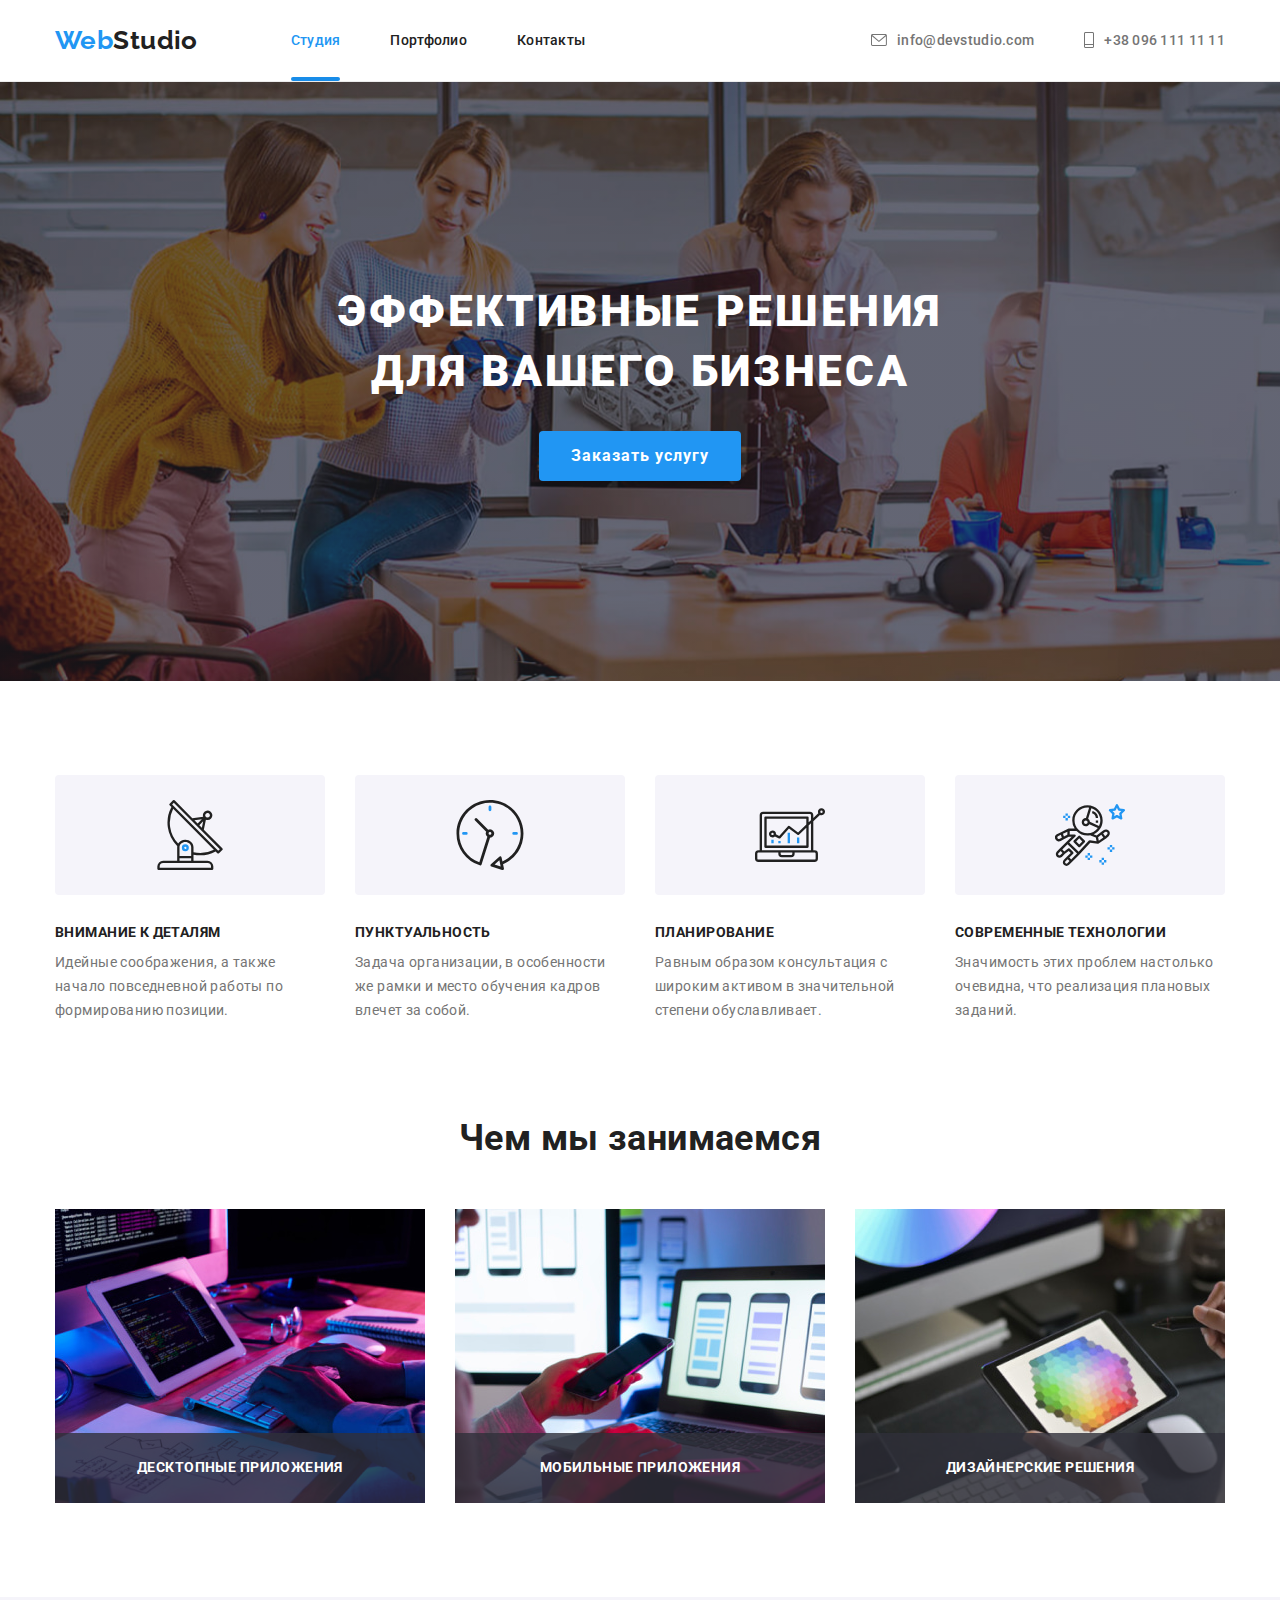
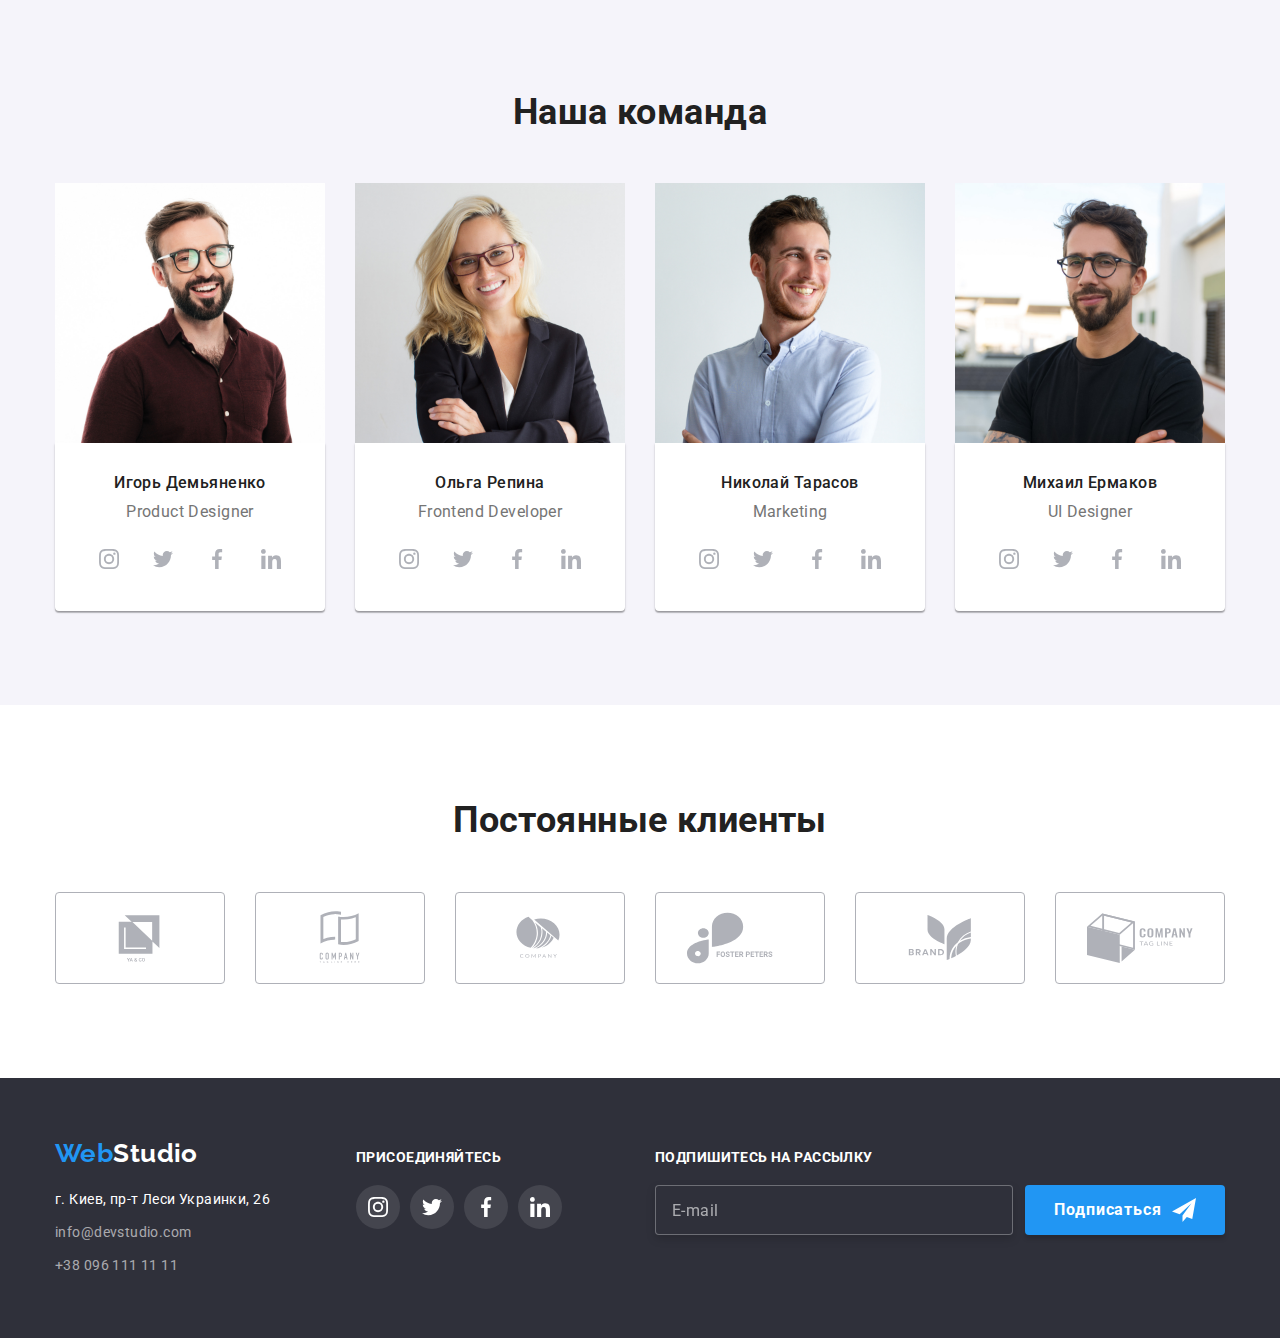
<file: index.html>
<!DOCTYPE html>
<html lang="ru">
  <head>
    <meta charset="UTF-8" />
    <meta http-equiv="X-UA-Compatible" content="IE=edge" />
    <meta name="viewport" content="width=device-width, initial-scale=1.0" />
    <title>Document</title>
    <link rel="preconnect" href="https://fonts.googleapis.com" />
    <link rel="preconnect" href="https://fonts.gstatic.com" crossorigin />
    <link
      rel="stylesheet"
      href="https://cdn.jsdelivr.net/npm/modern-normalize@1.1.0/modern-normalize.min.css"
    />
    <link
      href="https://fonts.googleapis.com/css2?family=Raleway:wght@700&family=Roboto:wght@400;500;700;900&display=swap"
      rel="stylesheet"
    />
    <link rel="stylesheet" href="./css/styles.css" />
  </head>

  <body>
    <!-- Хедер -->
    <header class="header">
      <div class="container header-container">
        <nav class="header-wrapper">
          <a href="./index.html" class="logo logo-header">
            <span class="logo-accent">Web</span>Studio
          </a>
          <ul class="site-nav list">
            <li class="nav-item"><a href="./index.html" class="link-current">Студия</a></li>
            <li class="nav-item"><a href="./portfolio.html" class="link">Портфолио</a></li>
            <li class="nav-item"><a href="" class="link">Контакты</a></li>
          </ul>
        </nav>
        <ul class="auth-nav list">
          <li class="nav-item">
            <a href="mailto:info@devstudio.com" class="link"
              ><svg class="nav-icon" width="16px" height="12px">
                <use href="./images/symbol-defs.svg#mail"></use></svg
              >info@devstudio.com</a
            >
          </li>

          <li class="nav-item">
            <a href="tel:+380961111111" class="link">
              <svg class="nav-icon" width="10px" height="16px">
                <use href="./images/symbol-defs.svg#fone"></use></svg
              >+38 096 111 11 11</a
            >
          </li>
        </ul>
      </div>
    </header>

    <main>
      <!-- Секция Герой -->
      <section class="hero">
        <div class="container">
          <h1 class="hero-title">Эффективные решения для вашего бизнеса</h1>
          <button data-modal-open type="button" class="button">Заказать услугу</button>
        </div>
      </section>

      <!-- Секция Про нас -->
      <section class="section features-section">
        <div class="container">
          <h2 class="visually-hidden">Почему выбирают нас</h2>
          <ul class="features list">
            <li class="features-item">
              <div class="features-icon">
                <svg width="70px" height="70px">
                  <use href="./images/symbol-defs.svg#antenna"></use>
                </svg>
              </div>

              <h3 class="title">Внимание к деталям</h3>
              <p>
                Идейные соображения, а также начало повседневной работы по формированию позиции.
              </p>
            </li>
            <li class="features-item">
              <div class="features-icon">
                <svg width="70px" height="70px">
                  <use href="./images/symbol-defs.svg#clock"></use>
                </svg>
              </div>

              <h3 class="title">Пунктуальность</h3>
              <p>
                Задача организации, в особенности же рамки и место обучения кадров влечет за собой.
              </p>
            </li>
            <li class="features-item">
              <div class="features-icon">
                <svg width="70px" height="70px">
                  <use href="./images/symbol-defs.svg#diagram"></use>
                </svg>
              </div>

              <h3 class="title">Планирование</h3>
              <p>
                Равным образом консультация с широким активом в значительной степени обуславливает.
              </p>
            </li>
            <li class="features-item">
              <div class="features-icon">
                <svg width="70px" height="70px">
                  <use href="./images/symbol-defs.svg#astronaut"></use>
                </svg>
              </div>

              <h3 class="title">Современные технологии</h3>
              <p>Значимость этих проблем настолько очевидна, что реализация плановых заданий.</p>
            </li>
          </ul>
        </div>
      </section>

      <!-- Секция Чем мы занимаемся -->
      <section class="section">
        <div class="container">
          <h2 class="section-title">Чем мы занимаемся</h2>
          <ul class="work list">
            <li class="work-item">
              <img
                src="./images/work_1.jpg"
                alt="программный код на стационарном компьютере"
                width="370"
                height="294"
              />
              <h3 class="work-title">Десктопные приложения</h3>
            </li>
            <li class="work-item">
              <img
                src="./images/work_2.jpg"
                alt="оформление приложения на ноутбуке и смартфоне"
                width="370"
                height="294"
              />
              <h3 class="work-title">Мобильные приложения</h3>
            </li>
            <li class="work-item">
              <img
                src="./images/work_3.jpg"
                alt="стилизация цвета на планшете"
                width="370"
                height="294"
              />
              <h3 class="work-title">Дизайнерские решения</h3>
            </li>
          </ul>
        </div>
      </section>

      <!-- Секция команда -->
      <section class="section team">
        <div class="container">
          <h2 class="section-title">Наша команда</h2>

          <ul class="employees list">
            <li class="team-item">
              <img
                class="employees-item"
                src="./images/team_card_1.jpg"
                alt="сотрудник компании"
                width="270"
                height="260"
              />
              <div class="bck-card">
                <h3 class="title employees-title">Игорь Демьяненко</h3>
                <p class="employees-text">Product Designer</p>
                <ul class="list social_list">
                  <li class="social_network">
                    <a class="team-icon" href="instagram">
                      <svg width="20" height="20" class="social-icon">
                        <use href="./images/symbol-defs.svg#instagram"></use></svg
                    ></a>
                  </li>
                  <li class="social_network">
                    <a class="team-icon" href="twitter">
                      <svg width="20" height="20" class="social-icon">
                        <use href="./images/symbol-defs.svg#twitter"></use></svg
                    ></a>
                  </li>
                  <li class="social_network">
                    <a class="team-icon" href="facebook">
                      <svg width="20" height="20" class="social-icon">
                        <use href="./images/symbol-defs.svg#facebook"></use></svg
                    ></a>
                  </li>
                  <li class="social_network">
                    <a class="team-icon" href="linkedin">
                      <svg width="20" height="20" class="social-icon">
                        <use href="./images/symbol-defs.svg#linkedin"></use></svg
                    ></a>
                  </li>
                </ul>
              </div>
            </li>
            <li class="team-item">
              <img
                class="employees-item"
                src="./images/team_card_2.jpg"
                alt="сотрудник компании"
                width="270"
                height="260"
              />
              <div class="bck-card">
                <h3 class="title employees-title">Ольга Репина</h3>
                <p class="employees-text">Frontend Developer</p>
                <ul class="list social_list">
                  <li class="social_network">
                    <a class="team-icon" href="instagram">
                      <svg width="20" height="20" class="social-icon">
                        <use href="./images/symbol-defs.svg#instagram"></use></svg
                    ></a>
                  </li>
                  <li class="social_network">
                    <a class="team-icon" href="twitter">
                      <svg width="20" height="20" class="social-icon">
                        <use href="./images/symbol-defs.svg#twitter"></use></svg
                    ></a>
                  </li>
                  <li class="social_network">
                    <a class="team-icon" href="facebook">
                      <svg width="20" height="20" class="social-icon">
                        <use href="./images/symbol-defs.svg#facebook"></use></svg
                    ></a>
                  </li>
                  <li class="social_network">
                    <a class="team-icon" href="linkedin">
                      <svg width="20" height="20" class="social-icon">
                        <use href="./images/symbol-defs.svg#linkedin"></use></svg
                    ></a>
                  </li>
                </ul>
              </div>
            </li>
            <li class="team-item">
              <img
                class="employees-item"
                src="./images/team_card_3.jpg"
                alt="сотрудник компании"
                width="270"
                height="260"
              />
              <div class="bck-card">
                <h3 class="title employees-title">Николай Тарасов</h3>
                <p class="employees-text">Marketing</p>
                <ul class="list social_list">
                  <li class="social_network">
                    <a class="team-icon" href="instagram">
                      <svg width="20" height="20" class="social-icon">
                        <use href="./images/symbol-defs.svg#instagram"></use></svg
                    ></a>
                  </li>
                  <li class="social_network">
                    <a class="team-icon" href="twitter">
                      <svg width="20" height="20" class="social-icon">
                        <use href="./images/symbol-defs.svg#twitter"></use></svg
                    ></a>
                  </li>
                  <li class="social_network">
                    <a class="team-icon" href="facebook">
                      <svg width="20" height="20" class="social-icon">
                        <use href="./images/symbol-defs.svg#facebook"></use></svg
                    ></a>
                  </li>
                  <li class="social_network">
                    <a class="team-icon" href="linkedin">
                      <svg width="20" height="20" class="social-icon">
                        <use href="./images/symbol-defs.svg#linkedin"></use></svg
                    ></a>
                  </li>
                </ul>
              </div>
            </li>
            <li class="team-item">
              <img
                class="employees-item"
                src="./images/team_card_4.jpg"
                alt="сотрудник компании"
                width="270"
                height="260"
              />
              <div class="bck-card">
                <h3 class="title employees-title">Михаил Ермаков</h3>
                <p class="employees-text">UI Designer</p>
                <ul class="list social_list">
                  <li class="social_network">
                    <a class="team-icon" href="instagram">
                      <svg width="20" height="20" class="social-icon">
                        <use href="./images/symbol-defs.svg#instagram"></use></svg
                    ></a>
                  </li>
                  <li class="social_network">
                    <a class="team-icon" href="twitter">
                      <svg width="20" height="20" class="social-icon">
                        <use href="./images/symbol-defs.svg#twitter"></use></svg
                    ></a>
                  </li>
                  <li class="social_network">
                    <a class="team-icon" href="facebook">
                      <svg width="20" height="20" class="social-icon">
                        <use href="./images/symbol-defs.svg#facebook"></use></svg
                    ></a>
                  </li>
                  <li class="social_network">
                    <a class="team-icon" href="linkedin">
                      <svg width="20" height="20" class="social-icon">
                        <use href="./images/symbol-defs.svg#linkedin"></use></svg
                    ></a>
                  </li>
                </ul>
              </div>
            </li>
          </ul>
        </div>
      </section>

      <!-- Секция клиенты  -->
      <section class="section">
        <div class="container">
          <h2 class="section-title">Постоянные клиенты</h2>
          <ul class="clients-list list">
            <li class="clients">
              <a class="clients-page" href="">
                <svg width="106" height="60">
                  <use href="./images/symbol-defs.svg#client_1"></use></svg
              ></a>
            </li>
            <li class="clients">
              <a class="clients-page" href="">
                <svg width="106" height="60">
                  <use href="./images/symbol-defs.svg#client_2"></use></svg
              ></a>
            </li>
            <li class="clients">
              <a class="clients-page" href="">
                <svg width="106" height="60">
                  <use href="./images/symbol-defs.svg#client_3"></use></svg
              ></a>
            </li>
            <li class="clients">
              <a class="clients-page" href="">
                <svg width="106" height="60">
                  <use href="./images/symbol-defs.svg#client_4"></use></svg
              ></a>
            </li>
            <li class="clients">
              <a class="clients-page" href="">
                <svg width="106" height="60">
                  <use href="./images/symbol-defs.svg#client_5"></use></svg
              ></a>
            </li>
            <li class="clients">
              <a class="clients-page" href="">
                <svg width="106" height="60">
                  <use href="./images/symbol-defs.svg#client_6"></use></svg
              ></a>
            </li>
          </ul>
        </div>
      </section>
    </main>

    <!-- Футер -->
    <footer class="footer">
      <div class="container footer-container">
        <div class="contact">
          <a href="./index.html" class="logo logo-footer">
            <span class="logo-accent">Web</span>Studio
          </a>
          <address>
            <ul class="list">
              <li class="footer-list">
                <a
                  target="_blank"
                  rel="noopener noreferrer"
                  href="https://www.google.com/maps/place/%D0%B1%D1%83%D0%BB.+%D0%9B%D0%B5%D1%81%D0%B8+%D0%A3%D0%BA%D1%80%D0%B0%D0%B8%D0%BD%D0%BA%D0%B8,+26,+%D0%9A%D0%B8%D0%B5%D0%B2,+02000/@50.4265807,30.5361971,17z/data=!3m1!4b1!4m5!3m4!1s0x40d4cf0e033ecbe9:0x57a4dffefec77da0!8m2!3d50.4265807!4d30.5383858"
                  class="map"
                  >г. Киев, пр-т Леси Украинки, 26</a
                >
              </li>
              <li class="footer-list">
                <a href="mailto:info@devstudio.com" class="auth">info@devstudio.com</a>
              </li>
              <li class="footer-list">
                <a href="tel:+380961111111" class="auth">+38 096 111 11 11</a>
              </li>
            </ul>
          </address>
        </div>

        <div class="join-social">
          <p class="join">присоединяйтесь</p>
          <ul class="list social_list">
            <li class="social_network">
              <a class="footer-icon" href=""
                ><svg width="20" height="20" class="social-icon">
                  <use href="./images/symbol-defs.svg#instagram"></use></svg
              ></a>
            </li>
            <li class="social_network">
              <a class="footer-icon" href=""
                ><svg width="20" height="20" class="social-icon">
                  <use href="./images/symbol-defs.svg#twitter"></use></svg
              ></a>
            </li>
            <li class="social_network">
              <a class="footer-icon" href=""
                ><svg width="20" height="20" class="social-icon">
                  <use href="./images/symbol-defs.svg#facebook"></use></svg
              ></a>
            </li>
            <li class="social_network">
              <a class="footer-icon" href=""
                ><svg width="20" height="20" class="social-icon">
                  <use href="./images/symbol-defs.svg#linkedin"></use></svg
              ></a>
            </li>
          </ul>
        </div>
        <div>
          <p class="subscribe">Подпишитесь на рассылку</p>
          <form class="subscribe-form">
            <input class="mail-form" type="email" name="email" placeholder="E-mail" />
            <button class="footer-button" type="submit">
              Подписаться
              <svg width="24" height="24">
                <use href="./images/symbol-defs.svg#icon-send"></use>
              </svg>
            </button>
          </form>
        </div>
      </div>
    </footer>

    <!-- Модальное окно -->
    <div class="backdrop is-hidden" data-modal>
      <div class="modal">
        <button data-modal-close class="close">
          <svg width="30" height="30" class="close-svg">
            <use href="./images/symbol-defs.svg#close"></use>
          </svg>
        </button>
        <p>Оставьте свои данные, мы вам перезвоним</p>
        <form class="modal-form">
          <label for="name" class="modal-lable">Имя</label>
          <div class="for-icon">
            <input class="form-input" type="text" name="username" id="name" autofocus />
            <svg width="18" height="18" class="form-svg">
              <use href="./images/symbol-defs.svg#person-black"></use>
            </svg>
          </div>
          <label for="tell" class="modal-lable">Телефон</label>
          <div class="for-icon">
            <input class="form-input" type="tel" name="phone_number" id="tell" />
            <svg width="18" height="18" class="form-svg">
              <use href="./images/symbol-defs.svg#phone-black"></use>
            </svg>
          </div>
          <label for="mail" class="modal-lable">Почта</label>
          <div class="for-icon">
            <input class="form-input" type="email" name="email" id="mail" />
            <svg width="18" height="18" class="form-svg">
              <use href="./images/symbol-defs.svg#email-black"></use>
            </svg>
          </div>
          <label for="comment" class="modal-lable">Комментарий</label>
          <textarea
            class="comment-input"
            name="comment"
            id="comment"
            cols="30"
            rows="10"
            placeholder="Введите текст"
          ></textarea>
          <label class="checkbox-label">
            <input class="checkbox" type="checkbox" name="conditions" />
            <span class="custom"
              ><svg class="custom-icon" width="16" height="15">
                <use href="./images/symbol-defs.svg#icon-check"></use></svg
            ></span>
            <span class="condition-text">Соглашаюсь с рассылкой и принимаю</span
            ><a class="conditions-link" href=""><span>Условия договора</span></a>
          </label>
          <button class="modal-button" type="submit">Отправить</button>
        </form>
      </div>
    </div>
    <script src="./js/modal.js"></script>
  </body>
</html>
</file>
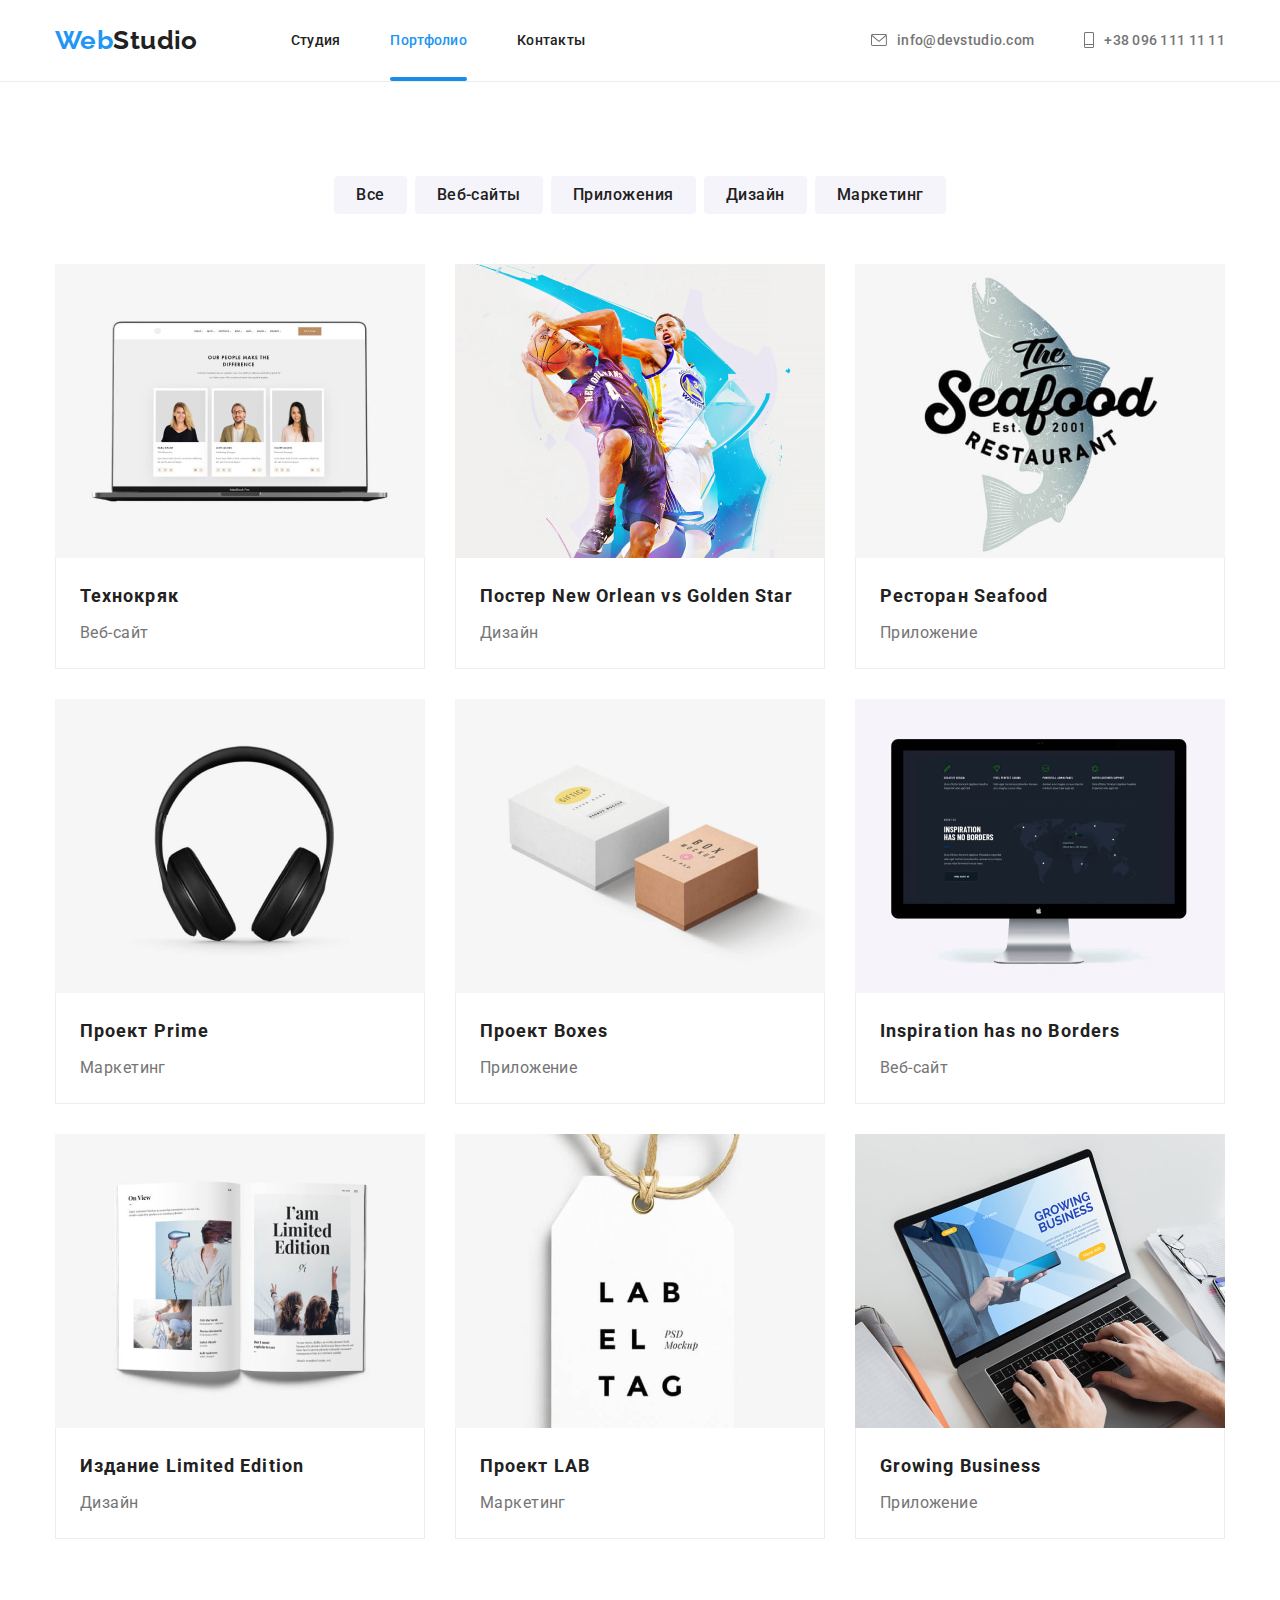
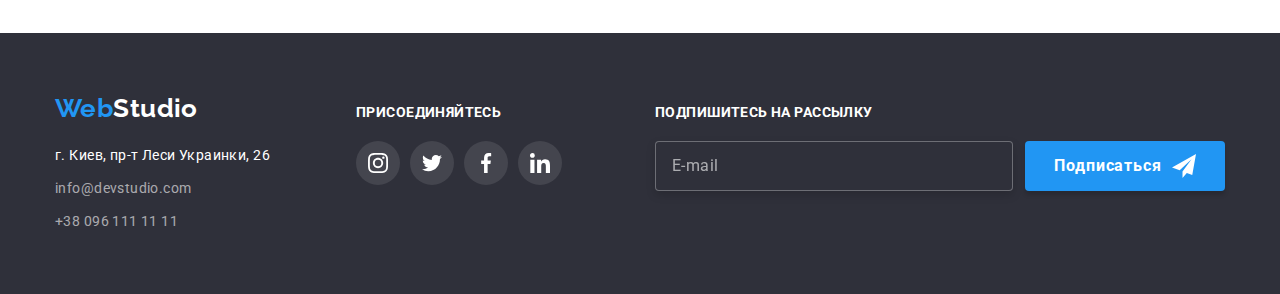
<file: portfolio.html>
<!DOCTYPE html>
<html lang="ru">
  <head>
    <meta charset="UTF-8" />
    <meta http-equiv="X-UA-Compatible" content="IE=edge" />
    <meta name="viewport" content="width=device-width, initial-scale=1.0" />
    <title>Document</title>
    <link rel="preconnect" href="https://fonts.googleapis.com" />
    <link rel="preconnect" href="https://fonts.gstatic.com" crossorigin />
    <link
      rel="stylesheet"
      href="https://cdn.jsdelivr.net/npm/modern-normalize@1.1.0/modern-normalize.min.css"
    />
    <link
      href="https://fonts.googleapis.com/css2?family=Raleway:wght@700&family=Roboto:wght@400;500;700;900&display=swap"
      rel="stylesheet"
    />
    <link rel="stylesheet" href="./css/styles.css" />
  </head>
  <body>
    <!-- Хедер -->
    <header class="header">
      <div class="container header-container">
        <nav class="header-wrapper">
          <a href="./index.html" class="logo logo-header">
            <span class="logo-accent">Web</span>Studio
          </a>
          <ul class="site-nav list">
            <li class="nav-item"><a href="./index.html" class="link">Студия</a></li>
            <li class="nav-item"><a href="./portfolio.html" class="link-current">Портфолио</a></li>
            <li class="nav-item"><a href="" class="link">Контакты</a></li>
          </ul>
        </nav>
        <ul class="auth-nav list">
          <li class="nav-item">
            <a href="mailto:info@devstudio.com" class="link"
              ><svg class="nav-icon" width="16px" height="12px">
                <use href="./images/symbol-defs.svg#mail"></use></svg
              >info@devstudio.com</a
            >
          </li>

          <li class="nav-item">
            <a href="tel:+380961111111" class="link">
              <svg class="nav-icon" width="10px" height="16px">
                <use href="./images/symbol-defs.svg#fone"></use></svg
              >+38 096 111 11 11</a
            >
          </li>
        </ul>
      </div>
    </header>

    <main>
      <!-- Портфолио -->
      <section class="section portfolio">
        <div class="container">
          <h1 class="visually-hidden">Портфолио</h1>
          <ul class="portfolio-button list">
            <li class="button-item">
              <button type="button" class="button">Все</button>
            </li>
            <li class="button-item">
              <button type="button" class="button">Веб-сайты</button>
            </li>
            <li class="button-item">
              <button type="button" class="button">Приложения</button>
            </li>
            <li class="button-item">
              <button type="button" class="button">Дизайн</button>
            </li>
            <li class="button-item">
              <button type="button" class="button">Маркетинг</button>
            </li>
          </ul>
          <ul class="portfolio-project list">
            <li class="portfolio-item">
              <a href="" class="portfolio-link">
                <div class="card-thumb">
                  <img
                    class="img-portfolio"
                    src="./images/portfolioimg/portfolio-1.jpg"
                    alt="сайт на ноутбуке"
                    width="370"
                    height="294"
                  />
                  <p class="services">
                    Ресурс предлагает комплексные предложения с разным уровнем функционала и
                    сервисов. Все это позволит посетителю получить исчерпывающие сведения о компании
                    или частном лице.
                  </p>
                </div>
                <div class="portfolio-text">
                  <h3 class="title portfolio-title">Технокряк</h3>
                  <p class="text">Веб-сайт</p>
                </div></a
              >
            </li>
            <li class="portfolio-item">
              <a href="" class="portfolio-link">
                <div class="card-thumb">
                  <img
                    class="img-portfolio"
                    src="./images/portfolioimg/portfolio-2.jpg"
                    alt="два баскетболиста"
                    width="370"
                    height="294"
                  />
                  <p class="services">
                    Ресурс предлагает комплексные предложения с разным уровнем функционала и
                    сервисов. Все это позволит посетителю получить исчерпывающие сведения о компании
                    или частном лице.
                  </p>
                </div>

                <div class="portfolio-text">
                  <h3 class="title portfolio-title">Постер New Orlean vs Golden Star</h3>
                  <p class="text">Дизайн</p>
                </div></a
              >
            </li>
            <li class="portfolio-item">
              <a href="" class="portfolio-link">
                <div class="card-thumb">
                  <img
                    class="img-portfolio"
                    src="./images/portfolioimg/portfolio-3.jpg"
                    alt="лого ресторана"
                    width="370"
                    height="294"
                  />
                  <p class="services">
                    Ресурс предлагает комплексные предложения с разным уровнем функционала и
                    сервисов. Все это позволит посетителю получить исчерпывающие сведения о компании
                    или частном лице.
                  </p>
                </div>

                <div class="portfolio-text">
                  <h3 class="title portfolio-title">Ресторан Seafood</h3>
                  <p class="text">Приложение</p>
                </div></a
              >
            </li>
            <li class="portfolio-item">
              <a href="" class="portfolio-link">
                <div class="card-thumb">
                  <img
                    class="img-portfolio"
                    src="./images/portfolioimg/portfolio-4.jpg"
                    alt="наушники"
                    width="370"
                    height="294"
                  />
                  <p class="services">
                    Ресурс предлагает комплексные предложения с разным уровнем функционала и
                    сервисов. Все это позволит посетителю получить исчерпывающие сведения о компании
                    или частном лице.
                  </p>
                </div>

                <div class="portfolio-text">
                  <h3 class="title portfolio-title">Проект Prime</h3>
                  <p class="text">Маркетинг</p>
                </div></a
              >
            </li>
            <li class="portfolio-item">
              <a href="" class="portfolio-link">
                <div class="card-thumb">
                  <img
                    class="img-portfolio"
                    src="./images/portfolioimg/portfolio-5.jpg"
                    alt="две коробки"
                    width="370"
                    height="294"
                  />
                  <p class="services">
                    Ресурс предлагает комплексные предложения с разным уровнем функционала и
                    сервисов. Все это позволит посетителю получить исчерпывающие сведения о компании
                    или частном лице.
                  </p>
                </div>

                <div class="portfolio-text">
                  <h3 class="title portfolio-title">Проект Boxes</h3>
                  <p class="text">Приложение</p>
                </div></a
              >
            </li>
            <li class="portfolio-item">
              <a href="" class="portfolio-link">
                <div class="card-thumb">
                  <img
                    class="img-portfolio"
                    src="./images/portfolioimg/portfolio-6.jpg"
                    alt="сайт на компьютера"
                    width="370"
                    height="294"
                  />
                  <p class="services">
                    Ресурс предлагает комплексные предложения с разным уровнем функционала и
                    сервисов. Все это позволит посетителю получить исчерпывающие сведения о компании
                    или частном лице.
                  </p>
                </div>

                <div class="portfolio-text">
                  <h3 class="title portfolio-title">Inspiration has no Borders</h3>
                  <p class="text">Веб-сайт</p>
                </div></a
              >
            </li>
            <li class="portfolio-item">
              <a href="" class="portfolio-link">
                <div class="card-thumb">
                  <img
                    class="img-portfolio"
                    src="./images/portfolioimg/portfolio-7.jpg"
                    alt="журнал"
                    width="370"
                    height="294"
                  />
                  <p class="services">
                    Ресурс предлагает комплексные предложения с разным уровнем функционала и
                    сервисов. Все это позволит посетителю получить исчерпывающие сведения о компании
                    или частном лице.
                  </p>
                </div>

                <div class="portfolio-text">
                  <h3 class="title portfolio-title">Издание Limited Edition</h3>
                  <p class="text">Дизайн</p>
                </div></a
              >
            </li>
            <li class="portfolio-item">
              <a href="" class="portfolio-link">
                <div class="card-thumb">
                  <img
                    class="img-portfolio"
                    src="./images/portfolioimg/portfolio-8.jpg"
                    alt="лейба"
                    width="370"
                    height="294"
                  />
                  <p class="services">
                    Ресурс предлагает комплексные предложения с разным уровнем функционала и
                    сервисов. Все это позволит посетителю получить исчерпывающие сведения о компании
                    или частном лице.
                  </p>
                </div>

                <div class="portfolio-text">
                  <h3 class="title portfolio-title">Проект LAB</h3>
                  <p class="text">Маркетинг</p>
                </div></a
              >
            </li>
            <li class="portfolio-item">
              <a href="" class="portfolio-link">
                <div class="card-thumb">
                  <img
                    class="img-portfolio"
                    src="./images/portfolioimg/portfolio-9.jpg"
                    alt="приложение на ноутбуке"
                    width="370"
                    height="294"
                  />
                  <p class="services">
                    Ресурс предлагает комплексные предложения с разным уровнем функционала и
                    сервисов. Все это позволит посетителю получить исчерпывающие сведения о компании
                    или частном лице.
                  </p>
                </div>

                <div class="portfolio-text">
                  <h3 class="title portfolio-title">Growing Business</h3>
                  <p class="text">Приложение</p>
                </div></a
              >
            </li>
          </ul>
        </div>
      </section>
    </main>

    <!-- Футер -->
    <footer class="footer">
      <div class="container footer-container">
        <div class="contact">
          <a href="./index.html" class="logo logo-footer">
            <span class="logo-accent">Web</span>Studio
          </a>
          <address>
            <ul class="list">
              <li class="footer-list">
                <a
                  target="_blank"
                  rel="noopener noreferrer"
                  href="https://www.google.com/maps/place/%D0%B1%D1%83%D0%BB.+%D0%9B%D0%B5%D1%81%D0%B8+%D0%A3%D0%BA%D1%80%D0%B0%D0%B8%D0%BD%D0%BA%D0%B8,+26,+%D0%9A%D0%B8%D0%B5%D0%B2,+02000/@50.4265807,30.5361971,17z/data=!3m1!4b1!4m5!3m4!1s0x40d4cf0e033ecbe9:0x57a4dffefec77da0!8m2!3d50.4265807!4d30.5383858"
                  class="map"
                  >г. Киев, пр-т Леси Украинки, 26</a
                >
              </li>
              <li class="footer-list">
                <a href="mailto:info@devstudio.com" class="auth">info@devstudio.com</a>
              </li>
              <li class="footer-list">
                <a href="tel:+380961111111" class="auth">+38 096 111 11 11</a>
              </li>
            </ul>
          </address>
        </div>

        <div class="join-social">
          <p class="join">присоединяйтесь</p>
          <ul class="list social_list">
            <li class="social_network">
              <a class="footer-icon" href=""
                ><svg width="20" height="20" class="social-icon">
                  <use href="./images/symbol-defs.svg#instagram"></use></svg
              ></a>
            </li>
            <li class="social_network">
              <a class="footer-icon" href=""
                ><svg width="20" height="20" class="social-icon">
                  <use href="./images/symbol-defs.svg#twitter"></use></svg
              ></a>
            </li>
            <li class="social_network">
              <a class="footer-icon" href=""
                ><svg width="20" height="20" class="social-icon">
                  <use href="./images/symbol-defs.svg#facebook"></use></svg
              ></a>
            </li>
            <li class="social_network">
              <a class="footer-icon" href=""
                ><svg width="20" height="20" class="social-icon">
                  <use href="./images/symbol-defs.svg#linkedin"></use></svg
              ></a>
            </li>
          </ul>
        </div>
        <div>
          <p class="subscribe">Подпишитесь на рассылку</p>
          <form class="subscribe-form">
            <input class="mail-form" type="email" name="email" placeholder="E-mail" />
            <button class="footer-button" type="submit">
              Подписаться
              <svg width="24" height="24">
                <use href="./images/symbol-defs.svg#icon-send"></use>
              </svg>
            </button>
          </form>
        </div>
      </div>
    </footer>
  </body>
</html>
</file>
<file: css/styles.css>
:root {
  --primary-text-color: #757575;
  --title-text-color: #212121;
  --accent-color: #2196f3;
  --white-color: #ffffff;
  --primary-bg-color: #ffffff;
  --secondary-bg-color: #2f303a;
  --button-bg-color: #f5f4fa;
  --social-icon: #afb1b8;
}
body {
  background-color: var(--primary-bg-color);
  color: var(--primary-text-color);

  font-family: Roboto, sans-serif;
  letter-spacing: 0.03em;
  font-size: 14px;
  line-height: 1.71;
}

h1,
h2,
h3,
h4,
h5,
h5,
p,
ul {
  margin-bottom: 0;
  margin-top: 0;
}

.container {
  margin-left: auto;
  margin-right: auto;
  width: 1200px;
  padding-left: 15px;
  padding-right: 15px;
}

.section {
  padding-bottom: 94px;
  padding-top: 94px;
}

.list {
  padding-left: 0;
  margin-top: 0;
  margin-bottom: 0;
  list-style: none;
}

.visually-hidden {
  position: absolute;
  white-space: nowrap;
  width: 1px;
  height: 1px;
  overflow: hidden;
  border: 0;
  padding: 0;
  clip: rect(0 0 0 0);
  clip-path: inset(50%);
  margin: -1px;
}

/* header */

.header {
  border-bottom: 1px solid #ececec;
}

.header-container {
  display: flex;
  align-items: center;
}

.auth-nav {
  display: flex;
  margin-left: auto;
}

.site-nav {
  display: flex;
  align-items: center;
}

.nav-item .link {
  display: flex;
  align-items: center;
}

.nav-item:not(:last-child) {
  margin-right: 50px;
}

.nav-icon {
  margin-right: 10px;
  fill: #757575;
  fill: currentColor;
}

.header-wrapper {
  display: flex;
  align-items: center;
}

.logo {
  color: var(--title-text-color);

  font-family: Raleway, sans-serif;
  font-weight: 700;
  font-size: 26px;
  line-height: 1.19;

  text-decoration: none;
}

.logo-header {
  margin-right: 93px;
}

.logo-accent {
  color: var(--accent-color);
}

/* site nav */
.site-nav .link {
  display: block;
  padding-top: 32px;
  padding-bottom: 32px;

  color: var(--title-text-color);

  font-weight: 500;
  font-size: 14px;
  line-height: 1.2;
  letter-spacing: 0.02em;

  text-decoration: none;

  transition-duration: 250ms;
  transition-timing-function: cubic-bezier(0.4, 0, 0.2, 1);
  transition-property: color;
  
}

.site-nav .link:hover,
.site-nav .link:focus {
  color: var(--accent-color);
  
}

.link-current {
  position: relative;
  display: block;
  padding-top: 32px;
  padding-bottom: 32px;

  color: var(--accent-color);

  font-weight: 500;
  font-size: 14px;
  line-height: 1.2;
  letter-spacing: 0.02em;

  text-decoration: none;
}

.link-current::after {
  content: '';

  display: block;

  width: 100%;
  height: 4px;
  border-radius: 2px;
  background-color: #188ce8;

  position: absolute;
  bottom: 0;
}

/* auth-nav */
.auth-nav .link {
  color: #757575;

  font-weight: 500;
  font-size: 14px;
  line-height: 1.2;
  letter-spacing: 0.02em;

  text-decoration: none;

  transition-duration: 250ms;
  transition-timing-function: cubic-bezier(0.4, 0, 0.2, 1);
  transition-property: color;
}

.auth-nav .link:hover,
.auth-nav .link:focus {
  color: var(--accent-color);
}

/* hero */
.hero {
  display: flex;
  background-color: var(--secondary-bg-color);
  text-align: center;
  padding-top: 200px;
  padding-bottom: 200px;
  max-width: 1600px;
  margin-left: auto;
  margin-right: auto;

  background-image: linear-gradient(rgba(47, 48, 58, 0.4), rgba(47, 48, 58, 0.4)),
    url(..//images/Hero/hero.jpg);
  background-repeat: no-repeat;
  background-position: center;
  background-size: 1600px 600px;
}

.hero-title {
  width: 696px;
  margin: 0px auto;
  margin-bottom: 30px;

  color: var(--white-color);

  font-weight: 900;
  font-size: 44px;
  line-height: 1.36;
  text-align: center;
  letter-spacing: 0.06em;
  text-transform: uppercase;
}

.hero .button {
  display: inline-block;
  border-radius: 4px;
  padding: 10px 32px;
  box-shadow: 0px 4px 4px rgba(0, 0, 0, 0.15);
  min-width: 200px;
  border: none;

  background-color: var(--accent-color);
  color: var(--white-color);
  cursor: pointer;

  font-weight: 700;
  font-size: 16px;
  line-height: 1.87;
  letter-spacing: 0.06em;
  text-align: center;

  transition-duration: 250ms;
  transition-timing-function: cubic-bezier(0.4, 0, 0.2, 1);
  transition-property: background-color;
}

.hero .button:hover,
.hero .button:focus {
  background-color: #188ce8;
}

/* section */

.title {
  margin-bottom: 10px;
}
.section-title {
  margin-bottom: 50px;

  color: var(--title-text-color);

  font-weight: 700;
  font-size: 36px;
  line-height: 1.17;
  text-align: center;
}

/* features */

.features-icon {
  display: flex;
  width: 270px;
  height: 120px;
  background: #f5f4fa;
  border-radius: 4px;
  margin-bottom: 30px;

  justify-content: center;
  align-items: center;
}

.features-section {
  padding-bottom: 0px;
}
.features {
  display: flex;
}

.features-item {
  width: calc((100% -90px) / 4);
  margin-right: 30px;
}

.features-item:last-child {
  margin-right: 0px;
}

.features .title {
  color: var(--title-text-color);

  font-weight: 700;
  font-size: 14px;
  line-height: 1.14;
  text-transform: uppercase;
}

/* work */

.work {
  display: flex;
}

.work-item {
  position: relative;
  width: calc((100% - 60px) / 3);
  margin-right: 30px;
}

.work-item:last-child {
  margin-right: 0px;
}

.work-title {
  position: absolute;
  bottom: 0px;

  width: 100%;
  height: 70px;
  background: rgba(47, 48, 58, 0.8);

  font-size: 14px;
  line-height: 1.14;
  text-align: center;
  letter-spacing: 0.03em;
  text-transform: uppercase;
  padding: 27px;

  color: var(--white-color);
}

/* team */

.team {
  background-color: #f5f4fa;
}

.employees {
  display: flex;
  text-align: center;
}

.team-item {
  width: calc((100% - 90px) / 4);
  margin-right: 30px;
}

.team-item:last-child {
  margin-right: 0px;
}

.employees-item {
  display: block;
}

.bck-card {
  background-color: var(--white-color);
  border-radius: 0px 0px 4px 4px;
  padding-bottom: 30px;
  padding-top: 30px;
  box-shadow: 0px 1px 3px rgba(0, 0, 0, 0.12), 0px 1px 1px rgba(0, 0, 0, 0.14),
    0px 2px 1px rgba(0, 0, 0, 0.2);
}

.employees-title {
  color: var(--title-text-color);

  font-weight: 500;
  font-size: 16px;
  line-height: 1.19;
  text-align: center;
}

.employees-text {
  font-size: 16px;
  line-height: 1.19;
  text-align: center;
  margin-bottom: 16px;
}

.social_list {
  display: flex;
  justify-content: center;
}

.social_network:not(:last-child) {
  margin-right: 10px;

  /* transition-duration: 250ms;
  transition-timing-function: cubic-bezier(0.4, 0, 0.2, 1); */
}

.team-icon {
  fill: var(--social-icon);
  display: flex;

  align-items: center;
  justify-content: center;

  width: 44px;
  height: 44px;
  border-radius: 50%;

  transition-duration: 250ms;
  transition-timing-function: cubic-bezier(0.4, 0, 0.2, 1);
  transition-property: fill, background-color;
}

.team-icon:focus,
.team-icon:hover {
  fill: var(--white-color);
  background-color: var(--accent-color);
}

/* clients */

.clients-list {
  display: flex;
}

.clients:not(:last-child) {
  margin-right: 30px;
}

.clients-page {
  fill: var(--social-icon);
  display: flex;

  align-items: center;
  justify-content: center;

  width: 170px;
  height: 92px;
  border: 1px solid var(--social-icon);
  border-radius: 4px;

  transition-duration: 250ms;
  transition-timing-function: cubic-bezier(0.4, 0, 0.2, 1);
  transition-property: border, fill;
}
.clients-page:hover,
.clients-page:focus {
  border: 1px solid var(--accent-color);
  fill: var(--accent-color);
}

footer {
  background-color: var(--secondary-bg-color);
}

.footer-container {
  display: flex;
  align-items: baseline;
}

.contact {
  margin-right: 70px;
  width: 231px;
}

.footer {
  padding-top: 60px;
  padding-bottom: 60px;
}

.logo-footer {
  display: inline-block;
  margin-bottom: 20px;

  color: var(--white-color);
}

.footer-list:not(:last-child) {
  margin-bottom: 9px;
}

.footer .map {
  color: var(--white-color);
  font-style: normal;

  text-decoration: none;
}
.footer .auth {
  color: rgba(255, 255, 255, 0.6);

  font-style: normal;

  text-decoration: none;
}

.join-social {
  margin-right: 93px;
}

.join {
  font-weight: 700;
  font-size: 14px;
  line-height: 1.14;
  letter-spacing: 0.03em;
  text-transform: uppercase;

  color: var(--white-color);

  margin-bottom: 20px;
}

.footer-icon {
  fill: var(--white-color);
  display: flex;

  align-items: center;
  justify-content: center;

  width: 44px;
  height: 44px;
  border-radius: 50%;
  background-color: rgba(255, 255, 255, 0.1);

  transition-duration: 250ms;
  transition-timing-function: cubic-bezier(0.4, 0, 0.2, 1);
  transition-property: background-color;
}

.footer-icon:hover,
.footer-icon:focus {
  background-color: var(--accent-color);
}

.subscribe {
  font-weight: 700;
  font-size: 14px;
  line-height: 1.14;
  letter-spacing: 0.03em;
  text-transform: uppercase;
  
  color: var(--white-color);

  margin-bottom: 20px;
}

.subscribe-form {
  display: flex;
  justify-content: center;
}

.mail-form {
  width: 358px;
  height: 50px;
  padding-left: 16px;
  margin-right: 12px;
  
  
  background: #2F303A;
  border: 1px solid rgba(255, 255, 255, 0.3);
  border-radius: 4px;
  filter: drop-shadow(0px 4px 4px rgba(0, 0, 0, 0.15));
  outline: none;

  color: var(--white-color);
  font-size: 16px;
  line-height: 1.25;
  letter-spacing: 0.03em;
}

.mail-form::placeholder {
  font-size: 16px;
  line-height: 1.25;
  letter-spacing: 0.03em;
  
  color: rgba(255, 255, 255, 0.6);
}


.footer-button {
  display: flex;
  align-items: center;
  justify-content: center;

  width: 200px;
  height: 50px;
  font-weight: 700;
  font-size: 16px;
  line-height: 1.88;
  letter-spacing: 0.06em;
  
  color: var(--white-color);
  background-color: var(--accent-color);
  border: none;
  border-radius: 4px;
  box-shadow: 0px 4px 4px rgba(0, 0, 0, 0.15);
}

.footer-button svg {
  margin-left: 10px;
}

  

/* Portfolio */

.portfolio-button .button {
  border: none;
  padding: 6px 22px;

  background-color: var(--button-bg-color);
  color: var(--title-text-color);
  cursor: pointer;

  font-weight: 500;
  font-size: 16px;
  line-height: 1.62;
  border-radius: 4px;
  letter-spacing: 0.03em;

  transition-duration: 250ms;
  transition-timing-function: cubic-bezier(0.4, 0, 0.2, 1);
  transition-property: color,background-color,box-shadow;
}
.portfolio-button .button:hover,
.portfolio-button .button:focus {
  background-color: var(--accent-color);
  color: var(--white-color);
  box-shadow: 0px 3px 1px rgba(0, 0, 0, 0.1), 0px 1px 2px rgba(0, 0, 0, 0.08),
    0px 2px 2px rgba(0, 0, 0, 0.12);
}

.portfolio-button {
  display: flex;
  justify-content: center;
}

.button-item:not(:last-child) {
  margin-right: 8px;
}

.portfolio-button.list {
  margin-bottom: 50px;
}

.portfolio-project {
  display: flex;
  flex-wrap: wrap;
}

.portfolio-item {
  width: calc((100% - 60px) / 3);
  margin-right: 30px;
  margin-bottom: 30px;
}

.portfolio-item:nth-child(3n) {
  margin-right: 0px;
}

.portfolio-item:nth-last-child(-n + 3) {
  margin-bottom: 0px;
}

img {
  display: block;
}

.card-thumb {
  position: relative;
  overflow: hidden;
}

.services {
  position: absolute;

  width: 100%;
  height: 100%;

  font-size: 18px;
  line-height: 1.56;
  letter-spacing: 0.03em;
  padding: 63px 24px;
  color: var(--white-color);
  background-color: rgba(33, 150, 243, 0.9);
  transition: transform 250ms cubic-bezier(0.4, 0, 0.2, 1);
  transition-property: transform;
}

.portfolio-link:hover .services,
.portfolio-link:focus .services {
  transform: translateY(-100%);
}

.portfolio-title {
  margin-bottom: 4px;
}

.portfolio-text {
  border: 1px solid #eeeeee;
  border-top: none;
  padding-top: 20px;
  padding-bottom: 20px;
  padding-left: 24px;
  padding-right: 24px;
}

.portfolio-project .title {
  color: var(--title-text-color);

  font-weight: 700;
  font-size: 18px;
  line-height: 2;
  letter-spacing: 0.06em;
}

.portfolio-project .text {
  color: var(--primary-text-color);

  font-style: normal;
  font-size: 16px;
  line-height: 1.88;
}

.portfolio-link {
  text-decoration: none;
  display: block;
  transition-duration: 250ms;
  transition-timing-function: cubic-bezier(0.4, 0, 0.2, 1); 
  transition-property: box-shadow;
}

.portfolio-link:hover,
.portfolio-link:focus {
  box-shadow: 0px 1px 1px rgba(0, 0, 0, 0.12), 0px 4px 4px rgba(0, 0, 0, 0.06),
    1px 4px 6px rgba(0, 0, 0, 0.16);
}

.backdrop {
  position: fixed;
  top: 0;
  left: 0;
  height: 100%;
  width: 100%;

  background: rgba(0, 0, 0, 0.2);

    transition-duration: 250ms;
    transition-timing-function: cubic-bezier(0.4, 0, 0.2, 1);
    transform: scale(1); 
    transition-property: transform, opacity;

}

.backdrop.is-hidden {
  opacity: 0;
  pointer-events: none;
  transform: scale(0.8);
  
}

.modal {
  padding: 40px;
  width: 528px;
  height: 581px;
  background-color: var(--white-color);
  box-shadow: 0px 1px 3px rgba(0, 0, 0, 0.12), 0px 1px 1px rgba(0, 0, 0, 0.14),
    0px 2px 1px rgba(0, 0, 0, 0.2);
  border-radius: 4px;
  position: absolute;
  top: 50%;
  left: 50%;
  transform: translate(-50%, -50%);

}

.close {
  display: flex;
  position: absolute;
  right: 8px;
  top: 8px;

  align-items: center;
  justify-content: center;

  color: #000000;
  background-color: var(--white-color);
  border: 1px solid rgba(0, 0, 0, 0.1);
  box-sizing: border-box;
  border-radius: 50%;
  padding: 0;

  transition-duration: 250ms;
  transition-timing-function: cubic-bezier(0.4, 0, 0.2, 1);
  transition-property: fill,border;
}

.close:hover,
.close:focus {
  fill: var(--accent-color);
}

.modal p {
  font-weight: 700;
  font-size: 20px;
  line-height: 1.15;
  text-align: center;
  letter-spacing: 0.03em;
  color: var(--title-text-color);
  margin-bottom: 12px;
}

.modal-lable {
  display: block;
  font-size: 12px;
  line-height: 1.17;
  letter-spacing: 0.01em;
  margin-bottom: 4px;
  
}
.form-input {
  border: 1px solid rgba(33, 33, 33, 0.2);
  border-radius: 4px;
  width: 100%;  
  height: 40px;
  padding-left: 42px;
  outline: none;

  transition-duration: 250ms;
  transition-timing-function: cubic-bezier(0.4, 0, 0.2, 1);
  transition-property: border;
  
}

.form-input:hover,
.form-input:focus {
  border: 1px solid var(--accent-color)
}

.form-input:focus + .form-svg,
.form-input:hover + .form-svg,
.form-input:focus-visible + .form-svg
{ 
fill: var(--accent-color);
 
}


.comment-input::placeholder {
  font-size: 12px;
  line-height: 1.17;
  letter-spacing: 0.01em;
  color: rgba(117, 117, 117, 0.5);
}

.comment-input:hover,
.comment-input:focus {
  border: 1px solid var(--accent-color)
}

.comment-input {
  padding: 12px 16px;
  border: 1px solid rgba(33, 33, 33, 0.2);
  border-radius: 4px;
  width: 100%;
  height: 40px;
  min-height: 120px;

  outline: none;

  transition-duration: 250ms;
  transition-timing-function: cubic-bezier(0.4, 0, 0.2, 1);
  transition-property: border;

}
textarea {
  resize: none;
}

.conditions-link {
  color: var(--accent-color);

  font-size: 14px;
  line-height: 1.71;
  letter-spacing: 0.03em;
  margin-left: 3px;
}
.modal-button {
  display: block;
  width: 200px;
  height: 50px;
  background: #188CE8;
  box-shadow: 0px 4px 4px rgba(0, 0, 0, 0.15);
  border-radius: 4px;
  border: none;

  color: var(--button-bg-color);

  margin-left: auto;
  margin-right: auto;
}

.form-svg {
  pointer-events: none;
  position: absolute;
  left: 12px;
  top: 11px;  
  transition-duration: 250ms;
  transition-timing-function: cubic-bezier(0.4, 0, 0.2, 1);
  transition-property: fill;
}

.for-icon {
  position: relative;

  margin-bottom: 10px;
}

.checkbox {
    position: absolute;
    white-space: nowrap;
    width: 1px;
    height: 1px;
    overflow: hidden;
    border: 0;
    padding: 0;
    clip: rect(0 0 0 0);
    clip-path: inset(50%);
    margin: -1px;
  }

  .custom {
    position: relative;
    background-origin: border-box;
    background-size: contain;
    content: '';
    display: inline-block;
    width: 16px;
    height: 15px;
    margin-right: 8px;
    border-radius: 2px;
    border: 2px solid var(--title-text-color)
    
  }

  .checkbox-label {
    display: flex;
    align-items: center;
    justify-content: center;

    margin-bottom: 30px;
  }

  .checkbox:checked ~ .custom {
    border-color: transparent;
    background-color: var(--accent-color);
   }

   .custom-icon {
     position: absolute;
     top: -2px;
     left: -2px;}
</file>
